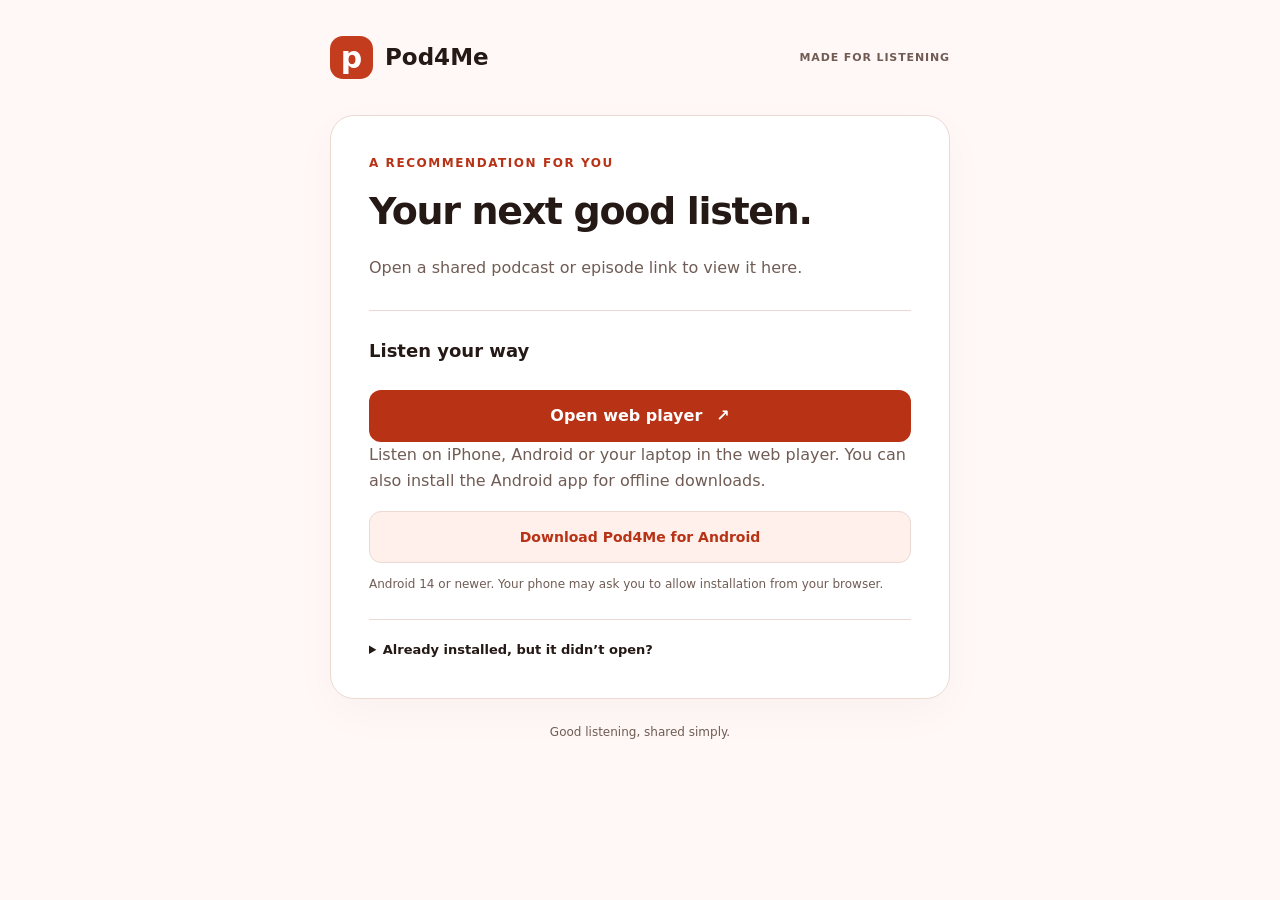
<file: website/index.html>
<!doctype html>
<html lang="en">
<head>
  <meta charset="utf-8">
  <meta name="viewport" content="width=device-width, initial-scale=1">
  <meta name="referrer" content="no-referrer">
  <meta http-equiv="Content-Security-Policy" content="default-src 'none'; script-src 'self'; style-src 'self'; img-src 'self' data:; connect-src 'none'; base-uri 'none'; form-action 'none'">
  <meta name="description" content="Someone has a podcast for you. Open it in Pod4Me and choose what to listen to next.">
  <meta name="theme-color" content="#C43C1E">
  <title>A recommendation for you · Pod4Me</title>
  <link rel="stylesheet" href="style.css">
  <script src="link.js" defer></script>
  <script src="page.js" defer></script>
</head>
<body>
  <main>
    <header><span class="mark" aria-hidden="true">p</span><span>Pod4Me</span><span class="badge">Made for listening</span></header>
    <section class="card" aria-labelledby="title">
      <p class="eyebrow" id="kind">A recommendation for you</p>
      <h1 id="title">Your next good listen.</h1>
      <p class="description" id="description">Open a shared podcast or episode link to view it here.</p>
      <div id="recommendation" hidden>
        <p class="source" id="source"></p>
        <a class="primary" id="open-app">Open Android app <span aria-hidden="true">↗</span></a>
        <p class="hint">You choose whether to subscribe or play.</p>
      </div>
      <p id="error" class="error" role="alert" hidden></p>
      <noscript><p>Enable JavaScript to use the Open in Pod4Me button. You can also paste this page’s full address into Pod4Me → Feeds → Open shared message.</p></noscript>
      <div class="install" id="install">
        <h2>Listen your way</h2>
        <a class="primary" id="open-web" href="/app/">Open web player <span aria-hidden="true">↗</span></a>
        <p>Listen on iPhone, Android or your laptop in the web player. You can also install the Android app for offline downloads.</p>
        <a class="secondary" href="@@APK_DOWNLOAD_URL@@">Download Pod4Me for Android</a>
        <p class="hint">Android 14 or newer. Your phone may ask you to allow installation from your browser.</p>
      </div>
      <details>
        <summary>Already installed, but it didn’t open?</summary>
        <p>Try opening this page in Chrome or your phone’s browser, then tap <strong>Open in Pod4Me</strong> again.</p>
        <p>If necessary, copy this page’s full address and use <strong>Pod4Me → Feeds → Open shared message → Paste → Open</strong>.</p>
      </details>
    </section>
    <footer>Good listening, shared simply.</footer>
  </main>
</body>
</html>
</file>
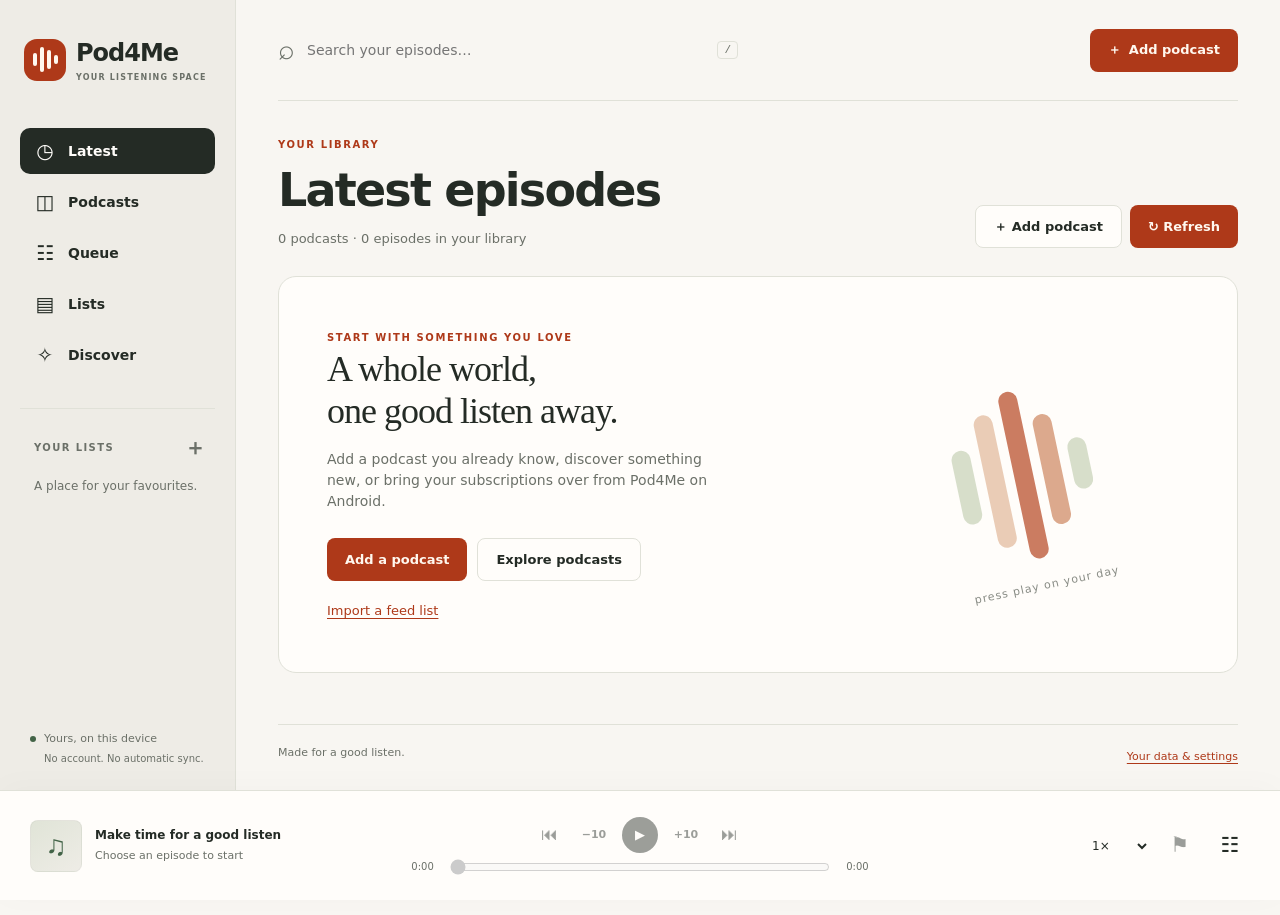
<file: webapp/public/app/index.html>
<!doctype html>
<html lang="en">
<head>
<meta charset="utf-8"><meta name="viewport" content="width=device-width,initial-scale=1,viewport-fit=cover">
<meta name="theme-color" content="#bd431f"><meta name="color-scheme" content="light dark">
<meta name="description" content="Your podcasts, at your pace. Listen, organise and share with Pod4Me on your phone or laptop.">
<meta name="referrer" content="no-referrer">
<meta http-equiv="Content-Security-Policy" content="default-src 'self'; script-src 'self'; style-src 'self'; img-src 'self' https: data:; media-src https: http: blob:; connect-src 'self' https://itunes.apple.com; object-src 'none'; base-uri 'none'; form-action 'self'; frame-src 'none'">
<link rel="manifest" href="./manifest.webmanifest"><link rel="icon" href="./icon.svg" type="image/svg+xml">
<link rel="apple-touch-icon" href="./icon-192.png"><link rel="stylesheet" href="./app.css">
<title>Pod4Me · Your listening space</title><script type="module" src="./app.mjs"></script>
</head>
<body>
<a class="skip" href="#main">Skip to content</a>
<aside class="sidebar" aria-label="Library navigation">
  <a class="brand" href="./" aria-label="Pod4Me home"><span class="brand-mark" aria-hidden="true"><i></i><i></i><i></i><i></i></span><span>Pod4Me<small>YOUR LISTENING SPACE</small></span></a>
  <nav id="navigation" aria-label="Main navigation"></nav>
  <div class="sidebar-lists"><div class="section-label">YOUR LISTS <button class="icon-button" data-action="new-list" aria-label="Create a list">＋</button></div><div id="list-navigation"></div></div>
  <div class="local-note"><span class="status-dot"></span><div>Yours, on this device<small>No account. No automatic sync.</small></div></div>
</aside>
<div class="workspace">
  <header class="topbar"><div class="mobile-brand"><span class="small-mark">p</span>Pod4Me</div><label class="search"><span aria-hidden="true">⌕</span><input id="library-search" type="search" placeholder="Search your episodes…" aria-label="Search your episodes" maxlength="256" autocomplete="off"><kbd>/</kbd></label><button class="primary add-button" data-action="add-feed"><span aria-hidden="true">＋</span> Add podcast</button></header>
  <div id="storage-warning" class="banner warning" hidden></div><div id="connection-banner" class="banner" hidden></div>
  <div id="operation" class="operation" role="status" hidden></div>
  <main id="main" tabindex="-1"><div class="loading-state">Opening your library…</div></main>
  <footer class="page-footer">Made for a good listen. <button class="text-button" data-action="settings">Your data &amp; settings</button></footer>
</div>
<section class="player" aria-label="Audio player">
  <div id="now-playing" class="now-playing"><div class="cover placeholder" aria-hidden="true">♫</div><div><strong>Make time for a good listen</strong><span>Choose an episode to start</span></div></div>
  <div class="transport"><div class="transport-buttons"><button class="icon-button" data-action="previous" aria-label="Previous episode" disabled>⏮</button><button class="icon-button seek-button" data-action="back" aria-label="Back ten seconds" disabled>−10</button><button id="play-toggle" class="play-button" data-action="toggle-play" aria-label="Play" disabled>▶</button><button class="icon-button seek-button" data-action="forward" aria-label="Forward ten seconds" disabled>+10</button><button class="icon-button" data-action="next" aria-label="Next episode" disabled>⏭</button></div><div class="seek-row"><span id="elapsed">0:00</span><input id="seek" type="range" min="0" max="100" step="0.1" value="0" aria-label="Playback position" disabled><span id="duration">0:00</span></div></div>
  <div class="player-tools"><label class="speed-label"><span class="sr-only">Playback speed</span><select id="speed" aria-label="Playback speed"><option value="1">1×</option><option value="1.25">1.25×</option><option value="1.5">1.5×</option><option value="1.75">1.75×</option><option value="2">2×</option><option value="2.5">2.5×</option><option value="3">3×</option></select></label><button class="icon-button" data-action="bookmark-current" aria-label="Bookmark this moment" title="Bookmark this moment" disabled>⚑</button><button class="icon-button" data-action="queue" aria-label="Open queue" title="Open queue">☷</button></div>
  <audio id="audio" preload="none"></audio>
</section>
<dialog id="dialog" aria-labelledby="dialog-title"><header class="dialog-header"><h2 id="dialog-title"></h2><button class="icon-button" data-action="close-dialog" aria-label="Close dialog">×</button></header><div id="dialog-content"></div></dialog>
<div id="toast" class="toast" role="status" aria-live="polite" hidden></div>
<input type="file" id="feed-file" accept=".txt,.opml,.xml,text/plain,text/xml,application/xml" hidden>
<input type="file" id="backup-file" accept=".json,application/json" hidden>
<noscript><div class="banner warning">Pod4Me needs JavaScript to manage your library and play episodes.</div></noscript>
</body></html>
</file>
<file: website/style.css>
:root { color-scheme: light dark; --bg:#fff8f6; --surface:#fff; --text:#251915; --muted:#705c54; --accent:#b83216; --border:#ebd9d2; --soft:#fff0eb; }
* { box-sizing:border-box; }
body { margin:0; background:var(--bg); color:var(--text); font-family:system-ui,-apple-system,BlinkMacSystemFont,"Segoe UI",sans-serif; line-height:1.6; }
main { max-width:660px; padding:36px 20px 24px; margin:auto; }
header { display:flex; align-items:center; gap:12px; font-size:23px; font-weight:750; margin-bottom:36px; }
.mark { background:#c43c1e; color:white; font-size:30px; font-weight:800; border-radius:13px; width:43px; height:43px; display:grid; place-items:center; line-height:1; }
.badge { margin-left:auto; font-size:11px; text-transform:uppercase; letter-spacing:.08em; font-weight:600; color:var(--muted); }
.card { background:var(--surface); border:1px solid var(--border); padding:38px; border-radius:24px; box-shadow:0 14px 45px #51200708; }
.eyebrow { margin:0 0 16px; font-size:12px; letter-spacing:.13em; text-transform:uppercase; color:var(--accent); font-weight:750; }
h1 { font-size:clamp(27px,5vw,38px); line-height:1.2; letter-spacing:-.035em; margin:0 0 20px; overflow-wrap:anywhere; }
h2 { font-size:18px; margin:0 0 8px; }
p { margin:0 0 18px; }
.description,.install p { color:var(--muted); }
.source { color:var(--muted); overflow-wrap:anywhere; font-size:13px; }
a { color:var(--accent); }
.primary,.secondary { display:flex; align-items:center; justify-content:center; gap:14px; text-decoration:none; font-weight:700; min-height:52px; border-radius:12px; padding:13px 16px; text-align:center; }
.primary { background:var(--accent); color:white; margin-top:24px; }
.primary:hover { filter:brightness(.92); }
.secondary { border:1px solid var(--border); background:var(--soft); font-size:14px; }
.hint { font-size:12px; color:var(--muted); margin:12px 0 0; }
.install { border-top:1px solid var(--border); margin-top:30px; padding-top:26px; }
details { border-top:1px solid var(--border); margin-top:24px; padding-top:20px; font-size:13px; color:var(--muted); }
summary { cursor:pointer; color:var(--text); font-weight:600; }
details p { margin-top:14px; margin-bottom:0; }
.error { color:#a51b13; padding:14px; background:var(--soft); border-radius:10px; }
footer { text-align:center; color:var(--muted); font-size:12px; padding:24px 0; }
:focus-visible { outline:3px solid var(--accent); outline-offset:4px; }
[hidden] { display:none !important; }
@media(max-width:420px) { main { padding:20px 14px; } header { margin-bottom:24px; } .badge { display:none; } .card { padding:26px 22px; border-radius:18px; } }
@media(prefers-color-scheme:dark) { :root { --bg:#1c110e; --surface:#251915; --text:#f0ded7; --muted:#cfb5aa; --accent:#ffb4a1; --border:#58423b; --soft:#352723; } .primary { color:#3e0800; } .error { color:#ffb4a1; } }
</file>
<file: webapp/public/app/app.css>
:root{--bg:#f8f6f2;--panel:#fffdfa;--side:#eeece6;--ink:#242b25;--muted:#6b7068;--line:#e0e1d8;--accent:#ae3919;--accent-hover:#8d2c12;--soft:#f6e6dc;--green:#426347;--green-soft:#e8eee3;--shadow:0 18px 50px #242b2512;color-scheme:light;--player-height:110px}
*{box-sizing:border-box}body{margin:0;background:var(--bg);color:var(--ink);font-family:Inter,ui-sans-serif,system-ui,-apple-system,BlinkMacSystemFont,"Segoe UI",sans-serif;font-size:15px;line-height:1.5}button,input,select,textarea{font:inherit}button,a,input,select,textarea{-webkit-tap-highlight-color:transparent}button{cursor:pointer}button:disabled{cursor:default;opacity:.45}a{color:var(--accent)}button{color:inherit}button:focus-visible,a:focus-visible,input:focus-visible,select:focus-visible,textarea:focus-visible{outline:3px solid #c56640;outline-offset:3px}button{border:0;background:none}input,select,textarea{color:var(--ink);background:var(--panel)}h1,h2,h3,p{margin:0}h1{font-size:clamp(30px,3.8vw,46px);line-height:1.15;letter-spacing:-1.8px;font-weight:650}h2{font-size:22px;letter-spacing:-.6px;line-height:1.3}h3{font-size:17px;line-height:1.35}small{font-size:12px}.sr-only{position:absolute;width:1px;height:1px;padding:0;margin:-1px;overflow:hidden;clip:rect(0,0,0,0);white-space:nowrap;border:0}[hidden]{display:none!important}.skip{position:fixed;left:16px;top:-80px;z-index:100;background:var(--panel);padding:12px}.skip:focus{top:12px}.sidebar{position:fixed;inset:0 auto var(--player-height) 0;width:236px;background:var(--side);padding:35px 20px 24px;display:flex;flex-direction:column;border-right:1px solid var(--line);overflow:auto}.brand{display:flex;align-items:center;gap:10px;color:var(--ink);text-decoration:none;font-weight:750;font-size:24px;letter-spacing:-1px;margin:0 4px 44px}.brand small{display:block;font-size:8px;letter-spacing:1.2px;font-weight:650;color:var(--muted);margin-top:1px}.brand-mark{display:flex;justify-content:center;align-items:center;gap:3px;background:var(--accent);width:42px;height:42px;border-radius:13px;flex-shrink:0}.brand-mark i{width:4px;border-radius:4px;background:#fff8ef;height:13px}.brand-mark i:nth-child(2){height:25px}.brand-mark i:nth-child(3){height:19px}.brand-mark i:nth-child(4){height:9px}nav{display:grid;gap:5px}.nav-button{display:flex;align-items:center;gap:12px;width:100%;text-align:left;font-size:14px;font-weight:550;padding:12px 14px;border-radius:10px;min-height:46px;white-space:nowrap}.nav-button svg{width:19px;height:19px;flex-shrink:0}.nav-button:hover{background:#dfe2d8}.nav-button.active{background:var(--ink);color:var(--panel)}.nav-button .count{margin-left:auto;font-size:11px;opacity:.7}.sidebar-lists{margin:30px 0 20px;border-top:1px solid var(--line);padding-top:18px}.section-label{font-size:10px;letter-spacing:1.4px;font-weight:700;color:var(--muted);display:flex;align-items:center;justify-content:space-between;padding-left:14px}.section-label .icon-button{font-size:22px}.sidebar-list{display:flex;align-items:center;gap:9px;width:100%;padding:9px 14px;font-size:13px;text-align:left;border-radius:8px;overflow:hidden}.sidebar-list span:last-child{overflow:hidden;text-overflow:ellipsis;white-space:nowrap}.sidebar-list:hover,.sidebar-list.active{background:var(--panel)}.list-dot{width:7px;height:7px;border-radius:50%;background:#a7b099;flex-shrink:0}.local-note{margin-top:auto;display:flex;gap:8px;font-size:11px;align-items:baseline;color:var(--muted);padding:20px 10px 0}.local-note small{display:block;font-size:10px;margin-top:4px}.status-dot{width:6px;height:6px;border-radius:100%;background:var(--green);flex-shrink:0}.workspace{margin-left:236px;padding:0 42px calc(var(--player-height) + 15px)}.topbar{height:101px;display:flex;align-items:center;gap:16px;border-bottom:1px solid var(--line)}.search{display:flex;align-items:center;gap:12px;flex:1;color:var(--muted);max-width:460px}.search>span{font-size:28px;line-height:1}.search input{border:0;outline:none;background:transparent;min-width:0;width:100%;font-size:14px;padding:12px 0}.search input:focus-visible{outline:0;border-bottom:2px solid var(--accent)}kbd{border:1px solid var(--line);font-size:11px;border-radius:4px;padding:0 6px}.add-button{margin-left:auto}.primary,.secondary,.danger-button{display:inline-flex;align-items:center;justify-content:center;gap:8px;min-height:43px;padding:10px 18px;border-radius:8px;font-size:13px;font-weight:650;text-decoration:none;white-space:nowrap}.primary{background:var(--accent);color:#fff8ef}.primary:hover{background:var(--accent-hover)}.secondary{background:var(--panel);border:1px solid var(--line)}.secondary:hover{border-color:var(--muted)}.danger-button{color:var(--accent);border:1px solid var(--line)}.icon-button{display:inline-flex;justify-content:center;align-items:center;width:40px;height:40px;flex-shrink:0;border-radius:8px;font-size:22px}.icon-button svg{width:18px;height:18px}.icon-button:hover{background:var(--soft);color:var(--accent)}.text-button{color:var(--accent);font-size:13px;text-decoration:underline;text-underline-offset:3px;padding:4px 0}.mobile-brand{display:none}main{padding-top:36px;min-height:65vh}.heading{display:flex;justify-content:space-between;align-items:flex-end;gap:16px;margin-bottom:28px}.eyebrow{font-size:10px;letter-spacing:1.6px;color:var(--accent);text-transform:uppercase;font-weight:750;margin-bottom:12px}.subtitle{color:var(--muted);font-size:13px;margin-top:12px;max-width:630px}.heading-actions{display:flex;gap:8px;align-items:center;flex-shrink:0}.toolbar{display:flex;align-items:center;gap:8px;flex-wrap:wrap;padding:17px 0;border-top:1px solid var(--line);border-bottom:1px solid var(--line);margin-bottom:10px}.chips{display:flex;gap:6px;flex-wrap:wrap}.chip{padding:7px 12px;border:1px solid var(--line);border-radius:30px;font-size:12px;background:transparent;min-height:34px}.chip.active{background:var(--green-soft);border-color:#c4cfb9;color:var(--green);font-weight:650}.sort{margin-left:auto;border:0;font-size:12px;background:transparent;max-width:170px;padding:8px}.feed-filter{max-width:200px;padding:8px;border:1px solid var(--line);border-radius:8px;font-size:12px}.episodes{display:grid}.episode{display:flex;gap:16px;align-items:center;padding:19px 8px;border-bottom:1px solid var(--line);border-radius:6px}.episode.new{background:#fffdfa8c}.episode.current{background:var(--green-soft)}.cover{width:64px;height:64px;object-fit:cover;border-radius:10px;flex-shrink:0;background:var(--side);border:1px solid #88888815}.placeholder{display:grid;place-items:center;color:var(--green);font-family:Georgia,serif;font-size:28px;background:linear-gradient(145deg,#e0e4d7,#eeece6)}.cover-button{padding:0;flex-shrink:0}.episode-content{flex:1;min-width:0}.feed-label{font-size:10px;font-weight:700;color:var(--accent);letter-spacing:.7px;text-transform:uppercase;display:flex;gap:8px;align-items:center;margin-bottom:5px}.feed-label span:first-child{overflow:hidden;white-space:nowrap;text-overflow:ellipsis}.episode-title{display:block;text-align:left;font-weight:600;line-height:1.4;font-size:15px;padding:0;max-width:100%}.episode-title:hover{color:var(--accent)}.episode-meta{display:flex;gap:10px;flex-wrap:wrap;font-size:11px;color:var(--muted);margin-top:8px;align-items:center}.badge{font-size:9px;line-height:1.4;letter-spacing:.3px;padding:2px 6px;border-radius:4px;background:var(--green-soft);color:var(--green);font-weight:700;white-space:nowrap}.stars{color:var(--accent);letter-spacing:1px}.episode-actions{display:flex;align-items:center;gap:5px}.round-play{display:grid;place-items:center;width:38px;height:38px;border:1px solid var(--line);border-radius:50%;color:var(--accent);font-size:12px;flex-shrink:0}.round-play:hover,.episode.current .round-play{background:var(--accent);color:#fff8ef;border-color:var(--accent)}.round-play svg{width:16px;height:16px}.empty-state{margin:28px 0;background:var(--panel);border:1px solid var(--line);border-radius:18px;padding:48px;display:grid;grid-template-columns:1.5fr 1fr;align-items:center;gap:34px;min-height:300px}.empty-state h2{font-family:Georgia,serif;font-size:36px;font-weight:400;line-height:1.18;letter-spacing:-1px}.empty-state p{margin-top:16px;font-size:14px;color:var(--muted);max-width:410px}.empty-actions{display:flex;flex-wrap:wrap;gap:10px;margin-top:26px}.wave-art{display:flex;gap:10px;align-items:center;justify-content:center;height:170px;transform:rotate(-12deg);opacity:.8}.wave-art i{width:19px;height:75px;background:#ced7bf;border-radius:30px}.wave-art i:nth-child(2){height:135px;background:#e6c1a6}.wave-art i:nth-child(3){height:170px;background:#bf5c3c}.wave-art i:nth-child(4){height:112px;background:#d49572}.wave-art i:nth-child(5){height:52px}.empty-small{padding:50px 24px;text-align:center;color:var(--muted)}.empty-small h2{color:var(--ink);margin-bottom:12px}.feed-grid,.discovery-grid{display:grid;grid-template-columns:repeat(auto-fill,minmax(225px,1fr));gap:18px}.feed-card{border:1px solid var(--line);background:var(--panel);border-radius:14px;padding:20px;display:flex;flex-direction:column;gap:15px;min-width:0}.feed-card-header{display:flex;align-items:flex-start;justify-content:space-between;gap:12px}.feed-card .cover{width:80px;height:80px;border-radius:12px}.feed-card h3{overflow-wrap:anywhere}.feed-card p{font-size:12px;color:var(--muted)}.feed-card .card-actions{margin-top:auto;display:flex;align-items:center;gap:8px;flex-wrap:wrap}.card-actions .primary,.card-actions .secondary{min-height:36px;padding:8px 12px;font-size:12px}.card-actions .vote.selected{background:var(--green-soft);color:var(--green)}.vote{border:1px solid var(--line);width:36px;height:36px;font-size:17px;border-radius:8px}.error-text{color:var(--accent)!important;overflow-wrap:anywhere}.list-card{display:flex;align-items:center;gap:14px;padding:18px 20px;background:var(--panel);border:1px solid var(--line);border-radius:12px;margin-bottom:12px}.list-card>div{flex:1;min-width:0}.list-card h3{overflow-wrap:anywhere}.list-card p{color:var(--muted);font-size:12px;margin-top:4px}.list-card .icon-button{width:36px}.settings-grid{display:grid;grid-template-columns:1fr 1fr;gap:20px}.settings-card{border:1px solid var(--line);border-radius:14px;padding:25px;background:var(--panel)}.settings-card p{color:var(--muted);font-size:13px;margin:13px 0 20px}.settings-card .actions{display:flex;gap:10px;flex-wrap:wrap}.page-footer{display:flex;justify-content:space-between;border-top:1px solid var(--line);padding:20px 0;margin-top:38px;color:var(--muted);font-size:11px;gap:12px}.page-footer .text-button{font-size:11px}.player{position:fixed;inset:auto 0 0;min-height:var(--player-height);background:var(--panel);border-top:1px solid var(--line);box-shadow:0 -4px 30px #22222206;display:grid;grid-template-columns:minmax(200px,1fr) minmax(270px,1.3fr) minmax(150px,1fr);gap:20px;align-items:center;padding:16px 30px calc(16px + env(safe-area-inset-bottom));z-index:20}.now-playing{display:flex;align-items:center;gap:13px;min-width:0}.now-playing .cover{width:52px;height:52px;border-radius:8px}.now-playing>div:last-child{min-width:0}.now-playing strong,.now-playing span{display:block;white-space:nowrap;overflow:hidden;text-overflow:ellipsis}.now-playing strong{font-size:12px;font-weight:650}.now-playing span{font-size:11px;color:var(--muted);margin-top:4px}.now-playing button{padding:0;display:block;max-width:100%;text-align:left}.transport{display:flex;flex-direction:column;gap:6px}.transport-buttons{display:flex;align-items:center;justify-content:center;gap:12px}.transport-buttons .icon-button{width:32px;height:30px;font-size:17px}.transport-buttons .seek-button{font-size:11px;font-weight:700}.play-button{width:36px;height:36px;display:grid;place-items:center;border-radius:50%;background:var(--ink);color:var(--panel);font-size:13px}.seek-row{display:flex;align-items:center;gap:12px;font-size:10px;color:var(--muted);font-variant-numeric:tabular-nums}.seek-row span{min-width:30px;text-align:center}input[type=range]{accent-color:var(--accent)}.seek-row input{width:100%;height:12px;margin:0}.player-tools{display:flex;align-items:center;justify-content:flex-end;gap:10px}.speed-label select{padding:5px;border:0;font-size:12px;max-width:72px}.player-tools .icon-button{font-size:21px}.banner{padding:13px 18px;margin-top:16px;border-radius:8px;font-size:13px;background:var(--green-soft);color:var(--green)}.warning{background:var(--soft);color:var(--accent)}.operation{padding:13px 0;font-size:12px;color:var(--muted);display:flex;align-items:center;justify-content:space-between}.operation:before{content:"";width:10px;height:10px;border:2px solid var(--line);border-top-color:var(--accent);border-radius:100%;animation:spin 1s linear infinite;margin-right:10px}.operation span{flex:1}@keyframes spin{to{transform:rotate(360deg)}}.loading-state{padding:50px;color:var(--muted);text-align:center}.toast{position:fixed;bottom:calc(var(--player-height) + 20px);left:50%;transform:translateX(-50%);background:var(--ink);color:var(--panel);padding:13px 22px;border-radius:10px;box-shadow:var(--shadow);z-index:80;font-size:13px;max-width:min(600px,90vw)}dialog{border:1px solid var(--line);border-radius:18px;background:var(--panel);color:var(--ink);padding:0;width:min(590px,calc(100% - 28px));max-height:calc(100dvh - 40px);box-shadow:var(--shadow);overscroll-behavior:contain}dialog::backdrop{background:#1c241c80;backdrop-filter:blur(3px)}.dialog-header{display:flex;gap:20px;align-items:flex-start;justify-content:space-between;padding:24px 26px 18px;position:sticky;top:0;z-index:2;background:var(--panel);border-bottom:1px solid var(--line)}.dialog-header h2{margin-top:5px;overflow-wrap:anywhere}.dialog-header .icon-button{margin:-3px -8px 0 0}#dialog-content{padding:22px 26px 27px}.dialog-form{display:grid;gap:16px}.field{display:grid;gap:6px;font-size:12px;font-weight:650}.field input,.field textarea,.field select,.standalone-input{width:100%;border:1px solid var(--line);border-radius:8px;padding:11px 12px;min-height:44px;font-size:14px;font-weight:400}.field textarea{resize:vertical;min-height:100px}.help{font-size:12px;color:var(--muted);line-height:1.6}.dialog-actions{display:flex;justify-content:flex-end;gap:9px;flex-wrap:wrap;margin-top:8px}.dialog-stack{display:grid;gap:16px}.info-meta{display:flex;gap:14px;justify-content:space-between;align-items:center}.info-meta p{font-size:12px;color:var(--muted);margin-top:4px}.description{font-size:14px;line-height:1.75;white-space:pre-wrap;overflow-wrap:anywhere;max-height:none}.toggle-row{display:flex;gap:16px;flex-wrap:wrap}.check{display:flex;gap:8px;align-items:center;min-height:38px;font-size:13px}.check input{accent-color:var(--accent);width:18px;height:18px}.info-divider{height:1px;background:var(--line);margin:3px 0}.share-link{font-family:ui-monospace,monospace;font-size:12px;word-break:break-all;max-height:100px;overflow:auto;background:var(--bg);padding:12px;border:1px solid var(--line);border-radius:8px}.bookmark{display:flex;align-items:center;justify-content:space-between;gap:10px;border-bottom:1px solid var(--line);padding:5px 0}.bookmark>button:first-child{text-align:left;font-size:13px;color:var(--accent)}.import-preview{max-height:200px;overflow:auto;list-style:none;margin:0;padding:0}.import-preview li{font-size:12px;padding:8px;border-bottom:1px solid var(--line);overflow-wrap:anywhere}.toolbar-search{display:flex;gap:10px;margin-bottom:24px}.toolbar-search input{flex:1;min-width:0;border:1px solid var(--line);border-radius:8px;padding:10px 14px}.more-row{padding:20px;text-align:center}.count-note{font-size:12px;color:var(--muted);margin:12px 0}.mobile-only{display:none}
@media(min-width:1500px){.workspace{padding-left:65px;padding-right:65px}.episodes{max-width:1100px}.feed-grid,.discovery-grid{grid-template-columns:repeat(4,1fr)}}
@media(max-width:1100px){.sidebar{width:205px;padding-inline:12px}.workspace{margin-left:205px;padding-inline:26px}.player{grid-template-columns:1fr 1.3fr auto;gap:15px;padding-inline:20px}.player-tools{gap:2px}.empty-state{padding:32px}.wave-art{gap:7px}.wave-art i{width:15px}.episode{gap:12px}.heading-actions .secondary{padding:9px 12px}}
@media(max-width:760px){:root{--player-height:156px}.sidebar{position:static;width:auto;height:auto;padding:0 16px;background:var(--bg);border:0;overflow:visible;display:block}.brand,.sidebar-lists,.local-note{display:none}nav{display:flex;gap:3px;padding-top:78px;overflow:auto;scrollbar-width:none;border-bottom:1px solid var(--line)}.nav-button{width:auto;min-height:44px;padding:9px 12px;gap:6px;font-size:12px;border-radius:8px 8px 0 0}.nav-button svg{width:16px;height:16px}.nav-button .count{display:none}.workspace{margin-left:0;padding:0 18px calc(var(--player-height) + 18px)}.topbar{height:70px;position:absolute;top:0;left:18px;right:18px;border:0;gap:12px}.mobile-brand{display:flex;align-items:center;gap:7px;font-weight:750;font-size:19px;letter-spacing:-.8px}.small-mark{width:28px;height:28px;background:var(--accent);color:#fff8ef;display:grid;place-items:center;border-radius:9px;font-size:24px;font-family:Georgia,serif}.search{margin-left:auto;max-width:210px;background:var(--side);border-radius:8px;padding:0 8px;gap:6px}.search input{font-size:12px;padding:9px 0}.search>span{font-size:23px}.search kbd{display:none}.topbar .add-button{display:none}main{padding-top:28px}.heading{align-items:flex-start;margin-bottom:24px;gap:10px}.heading-actions{flex-wrap:wrap;justify-content:flex-end}.heading-actions .secondary{font-size:11px;min-height:36px;padding:7px 10px}h1{font-size:33px;letter-spacing:-1.3px}.eyebrow{font-size:9px;margin-bottom:9px}.subtitle{font-size:12px;margin-top:9px}.toolbar{gap:8px;padding:13px 0}.chips{gap:4px}.chip{font-size:11px;padding:6px 9px}.sort{font-size:11px;max-width:140px}.feed-filter{max-width:100%;flex:1}.episode{gap:10px;padding:16px 0}.cover{width:50px;height:50px;border-radius:8px}.episode-title{font-size:13px}.feed-label{font-size:9px;letter-spacing:.2px;gap:4px}.episode-meta{font-size:10px;gap:7px;margin-top:6px}.episode-actions{gap:1px}.episode-actions>.queue-add{display:none}.episode-actions .icon-button{width:30px;height:36px}.round-play{width:34px;height:34px}.empty-state{grid-template-columns:1fr;padding:30px 24px;margin-top:18px;gap:20px}.empty-state h2{font-size:32px}.empty-state p{font-size:13px}.wave-art{display:none}.feed-grid,.discovery-grid{grid-template-columns:repeat(2,minmax(0,1fr));gap:10px}.feed-card{padding:14px;gap:12px}.feed-card .cover{width:64px;height:64px}.feed-card h3{font-size:14px}.feed-card .card-actions{gap:5px}.feed-card .card-actions .secondary,.feed-card .card-actions .primary{font-size:11px;padding:7px 10px}.settings-grid{grid-template-columns:1fr}.player{grid-template-columns:1fr auto;gap:4px 10px;padding:10px 17px calc(10px + env(safe-area-inset-bottom));min-height:var(--player-height)}.now-playing{gap:9px}.now-playing .cover{width:38px;height:38px}.now-playing strong{font-size:11px}.now-playing span{font-size:10px}.transport{grid-column:1/-1;grid-row:2;gap:5px}.transport-buttons{gap:22px}.transport-buttons .icon-button{height:32px}.play-button{width:35px;height:35px}.player-tools{grid-row:1;grid-column:2;gap:1px}.player-tools>.icon-button:last-child{display:none}.player-tools .icon-button{width:32px;height:32px}.speed-label select{font-size:11px;max-width:65px}.page-footer{font-size:10px;align-items:center}.dialog-header{padding:20px 20px 14px}#dialog-content{padding:20px}.dialog-header h2{font-size:20px}.mobile-only{display:inline-flex}.queue-order{display:flex;flex-direction:column}.queue-order .icon-button{height:28px;width:27px}.list-card{padding:14px 12px}.list-card .icon-button{width:30px}.toolbar-search{flex-wrap:wrap}}
@media(max-width:370px){.workspace{padding-inline:12px}.sidebar{padding-inline:12px}.nav-button{padding-inline:8px}.nav-button svg{display:none}.search{max-width:175px}.episode .cover-button{display:none}.feed-grid,.discovery-grid{grid-template-columns:1fr}.heading{flex-wrap:wrap}.heading-actions{justify-content:flex-start}.feed-card .cover{width:72px;height:72px}}
@media(prefers-color-scheme:dark){:root{--bg:#191e1a;--panel:#202821;--side:#222923;--ink:#edf0e4;--muted:#a6afa2;--line:#3b453b;--accent:#f8a280;--accent-hover:#ffc5ab;--soft:#3e2b23;--green:#c1d5ac;--green-soft:#2e3d2a;--shadow:0 18px 50px #0005;color-scheme:dark}.primary{color:#281009}.brand-mark{background:#bd431f}.nav-button:hover{background:#354032}.episode.new{background:#242b23}.placeholder{background:linear-gradient(145deg,#384831,#30382e)}.chip.active{border-color:#596951}.wave-art{opacity:.6}.small-mark{color:#281009}}
@media(prefers-reduced-motion:reduce){*{animation:none!important;scroll-behavior:auto!important}}
/* Content components shared across the library and information dialogs. */
.cover{overflow:hidden}.cover img{width:100%;height:100%;object-fit:cover;display:block}.heading{flex-wrap:wrap}.heading>div:first-child{min-width:0;flex:1}.heading-actions{margin-top:12px}.nav-button>span{width:22px;text-align:center;font-size:20px;line-height:1}.nav-button small{margin-left:auto}.sidebar-empty{padding:10px 14px;font-size:12px;color:var(--muted)}.episode-title .text-button{font:inherit;text-decoration:none;color:inherit;text-align:left;overflow-wrap:anywhere}.feed-label .text-button{font:inherit;text-decoration:none;overflow:hidden;text-overflow:ellipsis;white-space:nowrap;max-width:100%}.episode-meta{line-height:1.5}.feed-card h2 .text-button{font-size:17px;line-height:1.4;font-weight:650;color:var(--ink);text-decoration:none;text-align:left;overflow-wrap:anywhere}.feed-status{min-height:35px}.results-line{font-size:11px;color:var(--muted);padding:8px}.load-more{text-align:center;padding:24px}.wave-art{position:relative}.wave-art span{position:absolute;top:190px;font-size:11px;color:var(--muted);letter-spacing:1px;white-space:nowrap}.empty-small>span{font-size:36px;display:block;margin-bottom:16px;color:var(--accent)}.empty-state .text-button{margin-top:16px}.discovery-search{display:flex;gap:12px;margin-bottom:30px}.discovery-search input{flex:1;min-width:0;border:1px solid var(--line);border-radius:9px;padding:12px 15px}.section-heading{margin:20px 0;display:flex;gap:12px;align-items:center;flex-wrap:wrap}.section-heading p{font-size:12px;color:var(--muted);flex-basis:100%}.discovery-card{border:1px solid var(--line);border-radius:14px;background:var(--panel);padding:20px;display:flex;flex-direction:column;gap:12px;min-width:0}.discovery-initial{height:48px;width:48px;border-radius:12px;background:var(--green-soft);color:var(--green);font:30px Georgia,serif;display:grid;place-items:center}.discovery-card h3{overflow-wrap:anywhere}.discovery-card p,.discovery-card small{font-size:12px;color:var(--muted);overflow-wrap:anywhere}.discovery-card .card-actions{display:flex;flex-wrap:wrap;gap:12px;align-items:center;justify-content:space-between;margin-top:auto}.votes{display:flex;gap:4px}.votes .icon-button{font-size:18px;width:36px;height:36px;border:1px solid var(--line)}.votes .selected{background:var(--green-soft);border-color:var(--green)}.fine-print{font-size:11px;color:var(--muted);margin-top:30px}.list-card{flex-wrap:wrap}.list-card>span{font-size:28px;color:var(--green);margin-right:10px}.list-card h2{flex:1}.list-card h2 .text-button{font-size:18px;color:var(--ink);text-decoration:none;text-align:left}.list-card p{margin-right:20px}.setting-actions{display:flex;gap:10px;flex-wrap:wrap}.settings-card label{display:block;margin:18px 0 6px;font-size:12px}.settings-card select{border:1px solid var(--line);border-radius:8px;padding:10px;width:100%}.now-playing .text-button{white-space:nowrap;overflow:hidden;text-overflow:ellipsis;font-size:12px;font-weight:650;color:var(--ink);text-decoration:none}.info-heading{display:flex;align-items:center;gap:16px;margin-bottom:20px}.info-heading>div:nth-child(2){flex:1;min-width:0}.info-heading p{font-size:12px;overflow-wrap:anywhere}.info-heading .eyebrow{font-size:10px;margin-bottom:6px}.toggle-row{align-items:center;gap:12px;justify-content:space-between}.rating{display:flex;align-items:center;gap:6px;font-size:13px}.rating select{font-size:12px;max-width:110px;border:1px solid var(--line);border-radius:6px;padding:6px}.dialog-intro{color:var(--muted);font-size:14px;margin-bottom:20px}#dialog-content>.field{margin-bottom:16px}#dialog-content>.help{margin:8px 0 20px}.dialog-actions{margin:20px 0}.description{margin:24px 0 12px}.list-checks{display:flex;gap:8px 20px;flex-wrap:wrap}.field-label{margin:10px 0 5px}.bookmark-section{border-top:1px solid var(--line);margin-top:24px;padding-top:6px}.bookmark>span{flex:1;font-size:12px;overflow-wrap:anywhere}.bookmark .icon-button{width:30px}.share-options{display:grid;gap:12px;margin-bottom:20px}.url-display{overflow-wrap:anywhere;font-size:12px;color:var(--muted);margin:16px 0}.copy-text{width:100%;min-height:180px;font-size:13px;margin-top:15px;border:1px solid var(--line);padding:12px}.import-preview{margin:16px 0}.import-preview p{padding:10px 0;border-bottom:1px solid var(--line);overflow-wrap:anywhere;font-size:13px}.import-preview small{display:block;color:var(--muted);margin-top:4px}.operation{justify-content:flex-start}.heard-mark{color:var(--green)}
@media(max-width:760px){.heading{display:block}.heading-actions{justify-content:flex-start;margin-top:18px}.heading-actions .primary{min-height:36px;padding:7px 12px;font-size:12px}.nav-button>span{font-size:16px;width:18px}.nav-button small{display:none}.feed-label .text-button{font-size:9px}.feed-card h2 .text-button{font-size:14px}.discovery-card{padding:15px}.discovery-card h3{font-size:14px}.discovery-card .card-actions{gap:8px}.info-heading{gap:10px}.info-heading .cover{width:45px;height:45px}.info-heading .secondary{padding:8px 10px}.toggle-row{gap:8px}.rating{gap:4px}.rating select{max-width:100px}.list-card p{margin-right:0}.now-playing .text-button{font-size:11px}.feed-label .badge{font-size:8px}.topbar .search{min-width:0;flex:1}.mobile-brand{flex-shrink:0}}
@media(max-width:370px){.nav-button{padding-inline:8px}.nav-button>span{display:none}.episode>.cover{display:none}.toggle-row .check{gap:4px;font-size:12px}.toggle-row{gap:4px}.rating{font-size:12px}}
@media(max-width:760px){nav{display:grid;grid-template-columns:repeat(5,minmax(0,1fr));overflow:visible;gap:2px}.nav-button{width:100%;min-width:0;flex-direction:column;gap:5px;justify-content:center;padding:9px 3px;font-size:10px;line-height:1.2}.nav-button>span{display:block;width:20px;height:18px;font-size:18px}.nav-button small{display:none}}
</file>
